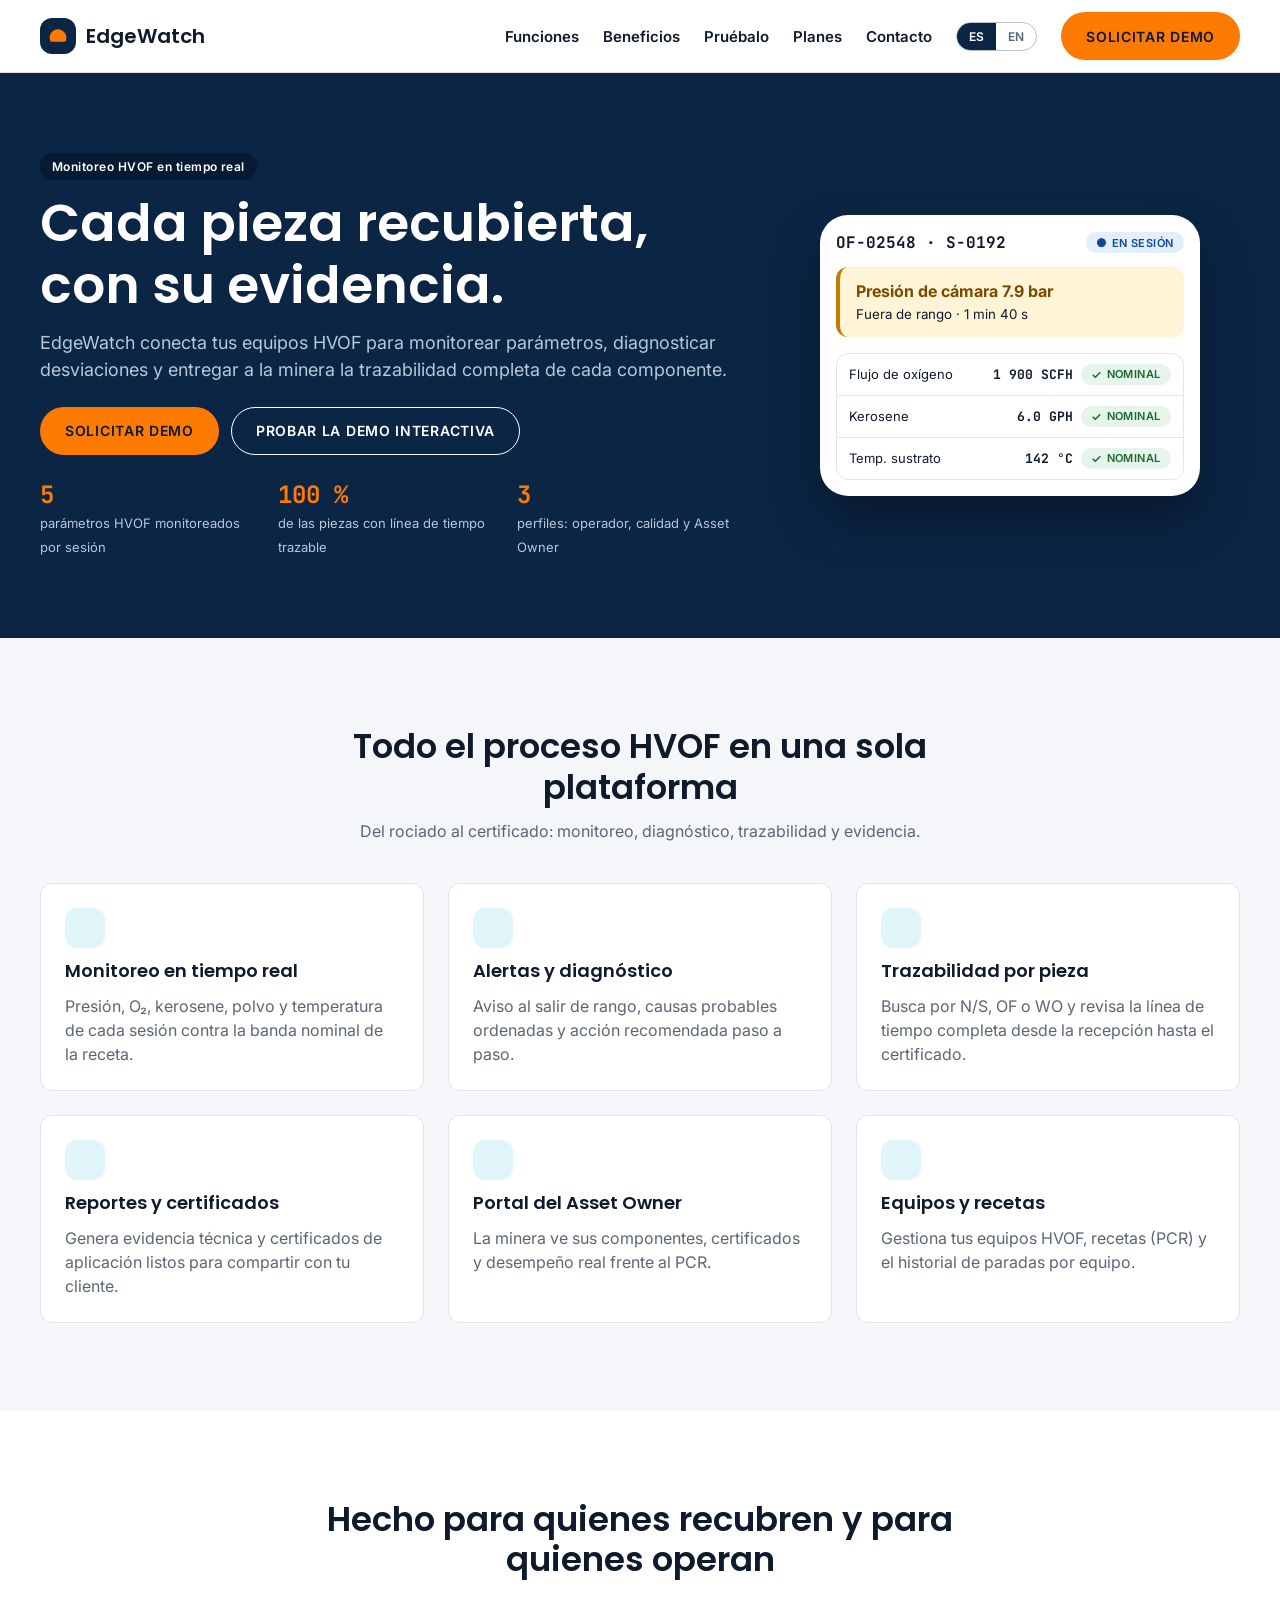
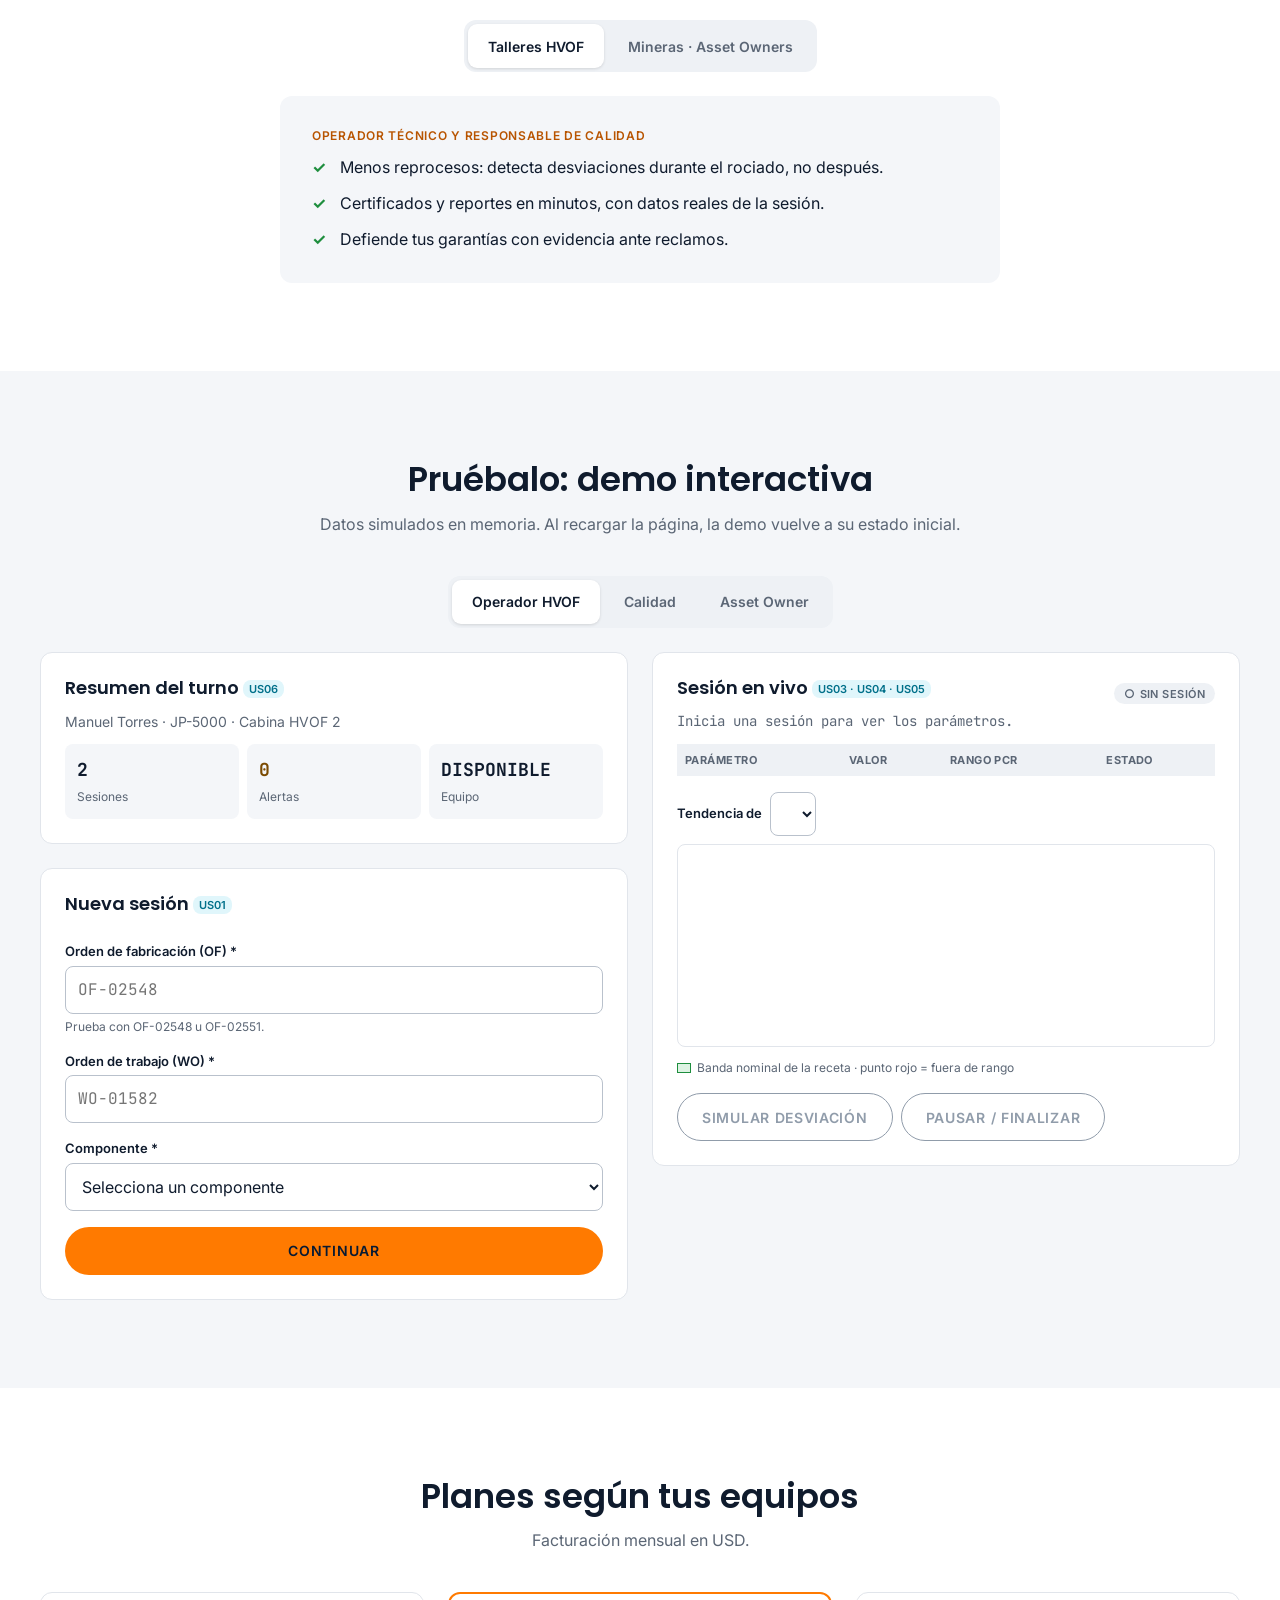
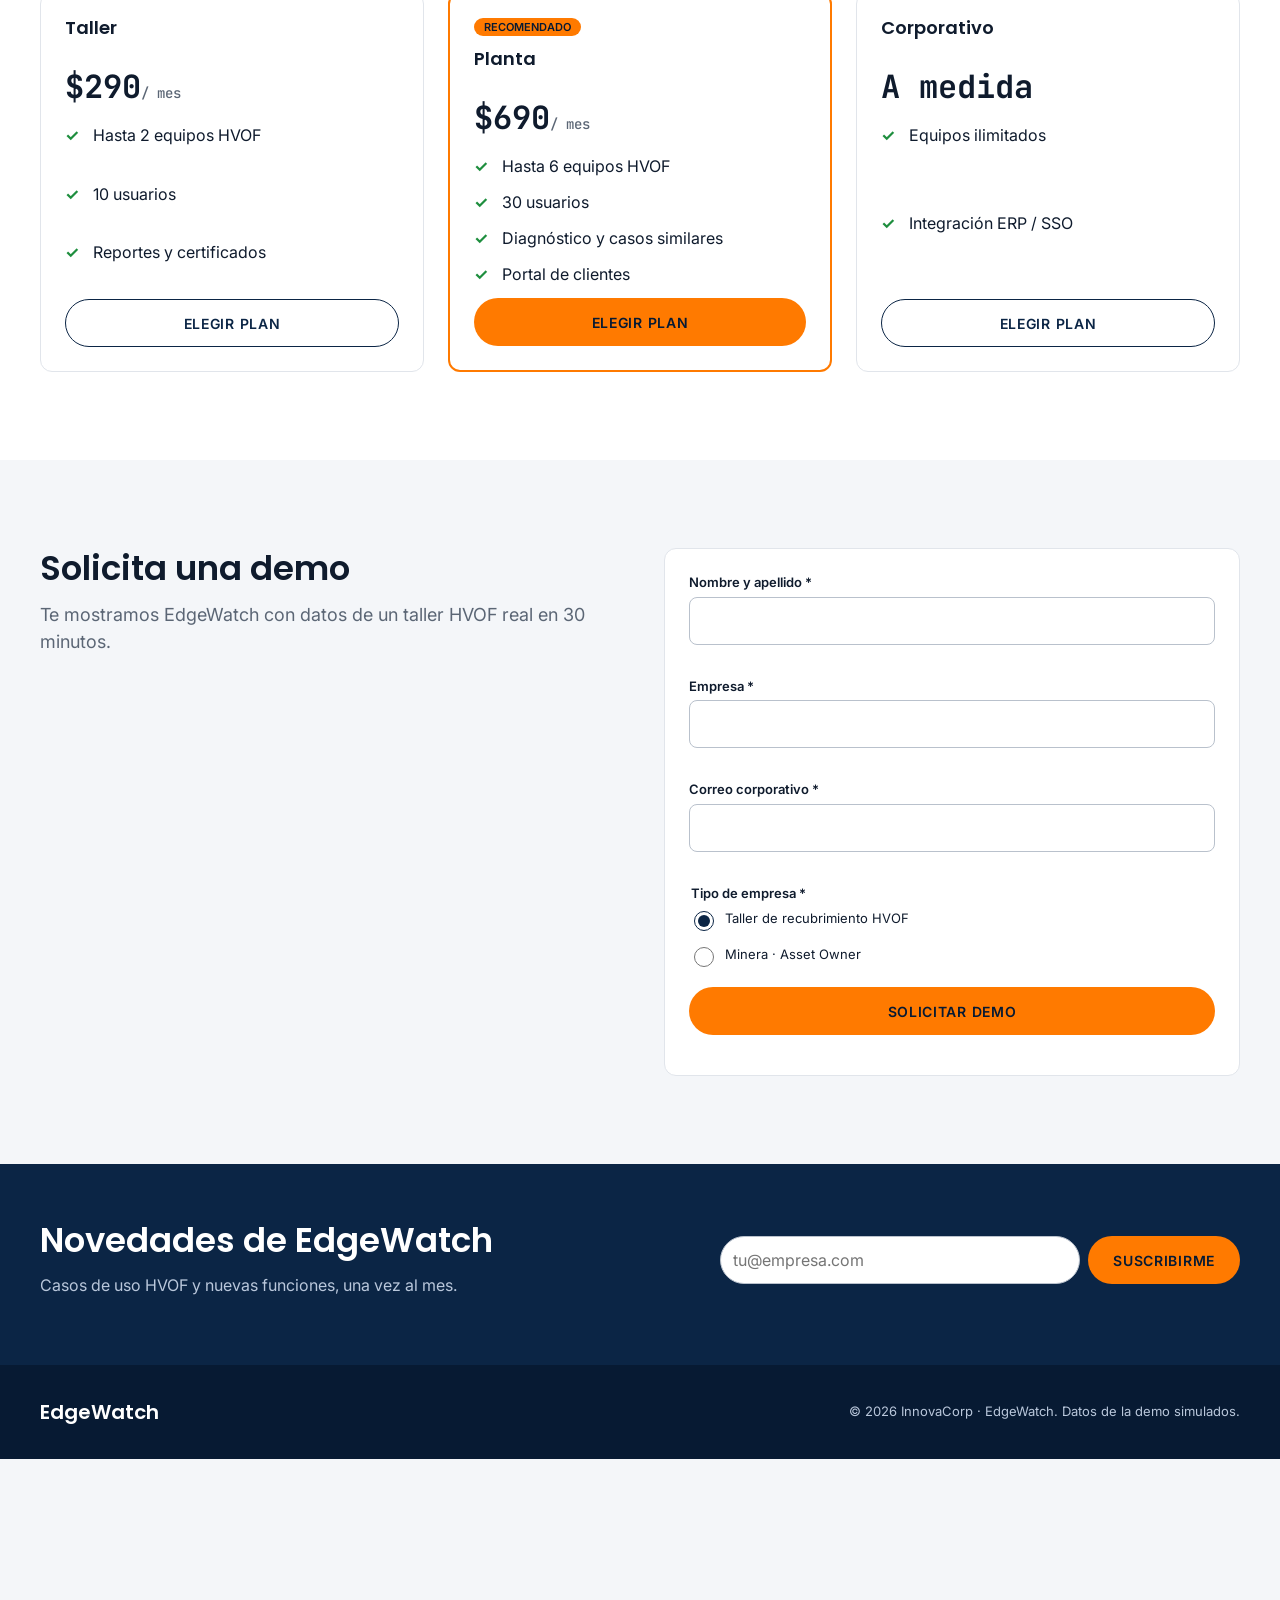
<file: index.html>
<!doctype html>
<html lang="es">
  <head>
    <meta charset="utf-8" />
    <title>EdgeWatch</title>
    <meta http-equiv="refresh" content="0; url=public/" />
    <link rel="canonical" href="public/" />
  </head>
  <body>
    <a href="public/">EdgeWatch · Landing Page</a>
  </body>
</html>
</file>
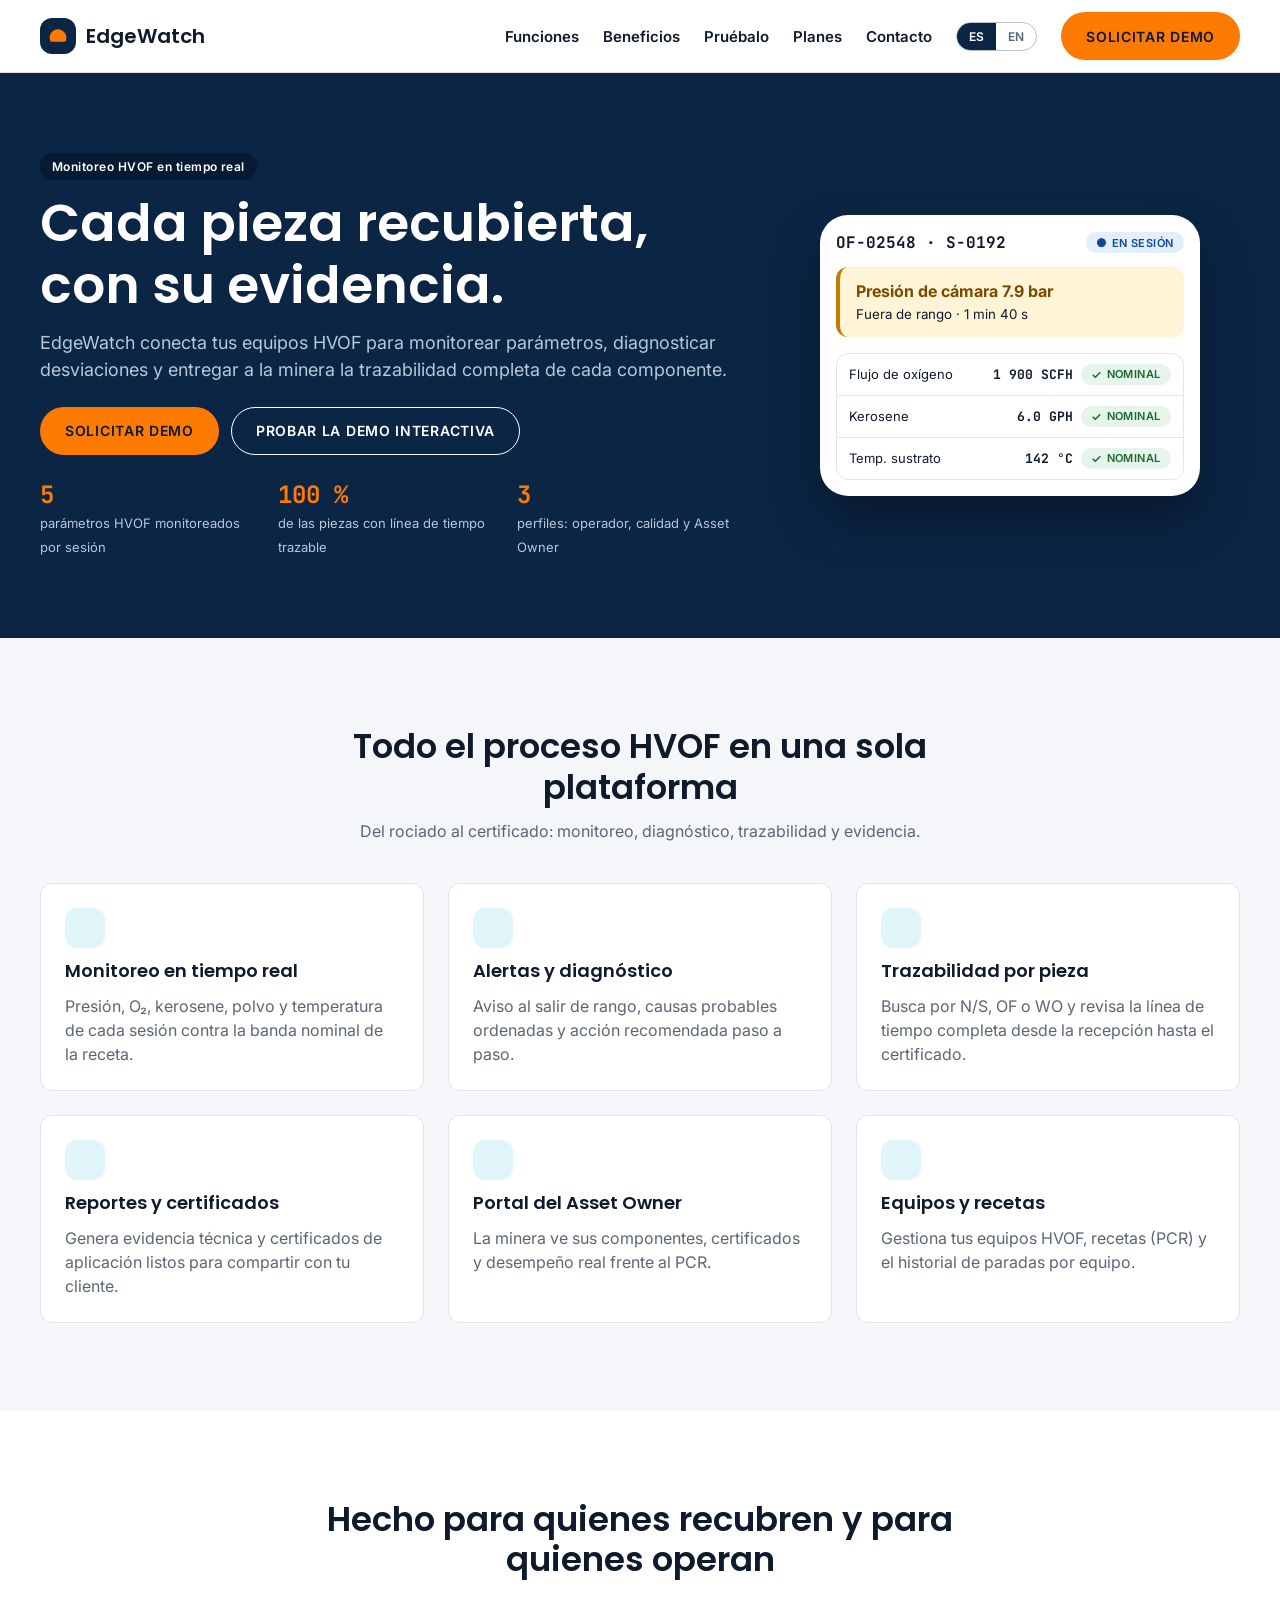
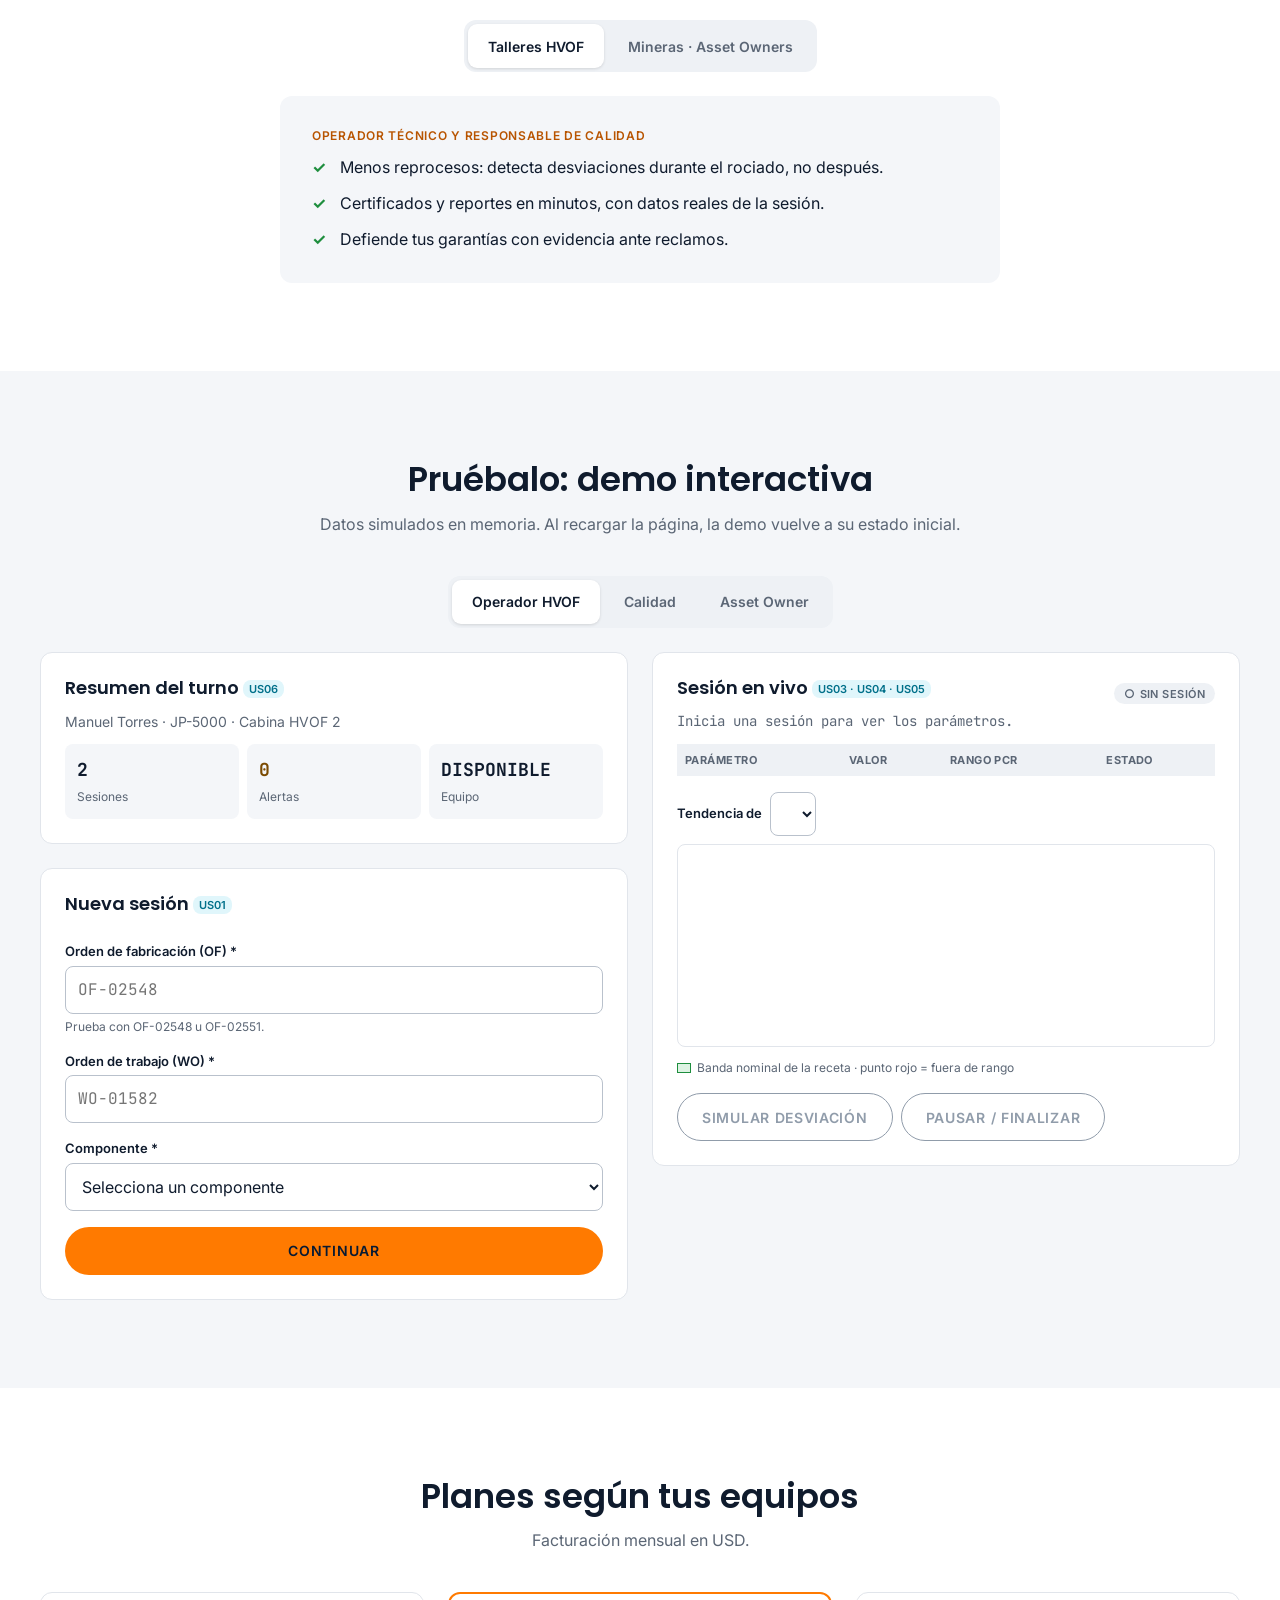
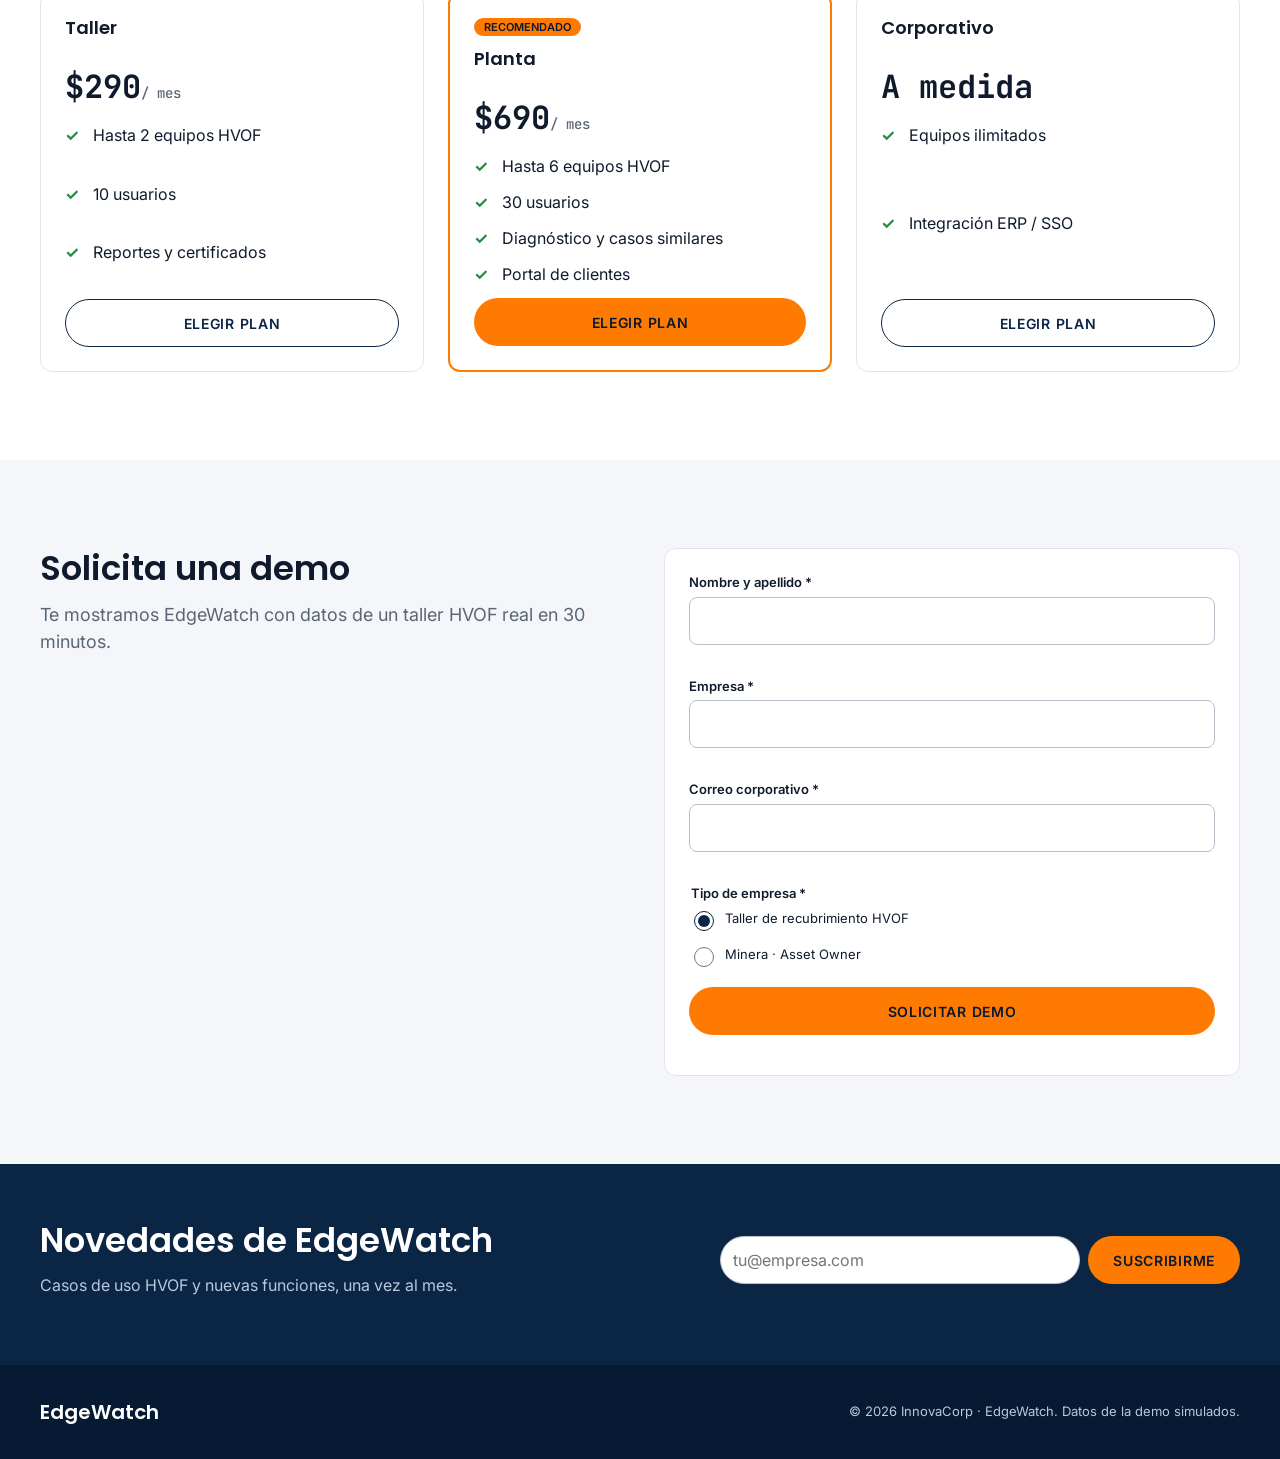
<file: public/index.html>
<!doctype html>
<html lang="es">
  <head>
    <meta charset="utf-8" />
    <meta name="viewport" content="width=device-width, initial-scale=1" />
    <title>EdgeWatch · Monitoreo, trazabilidad y diagnóstico HVOF</title>
    <meta
      name="description"
      content="EdgeWatch conecta tus equipos HVOF para monitorear parámetros, diagnosticar desviaciones y entregar trazabilidad de cada componente recubierto."
    />
    <link rel="preconnect" href="https://fonts.googleapis.com" />
    <link rel="preconnect" href="https://fonts.gstatic.com" crossorigin />
    <link
      href="https://fonts.googleapis.com/css2?family=Inter:wght@400;500;600;700&family=JetBrains+Mono:wght@500;700&family=Poppins:wght@500;600;700&display=swap"
      rel="stylesheet"
    />
    <link rel="stylesheet" href="assets/styles/styles.css" />
    <script defer src="assets/scripts/main.js"></script>
    <link rel="icon" href="favicon.ico" sizes="any" />
    <link rel="icon" href="assets/images/logo.svg" type="image/svg+xml" />
  </head>
  <body>
    <a class="skip-link" href="#main" data-i18n="skip">Saltar al contenido</a>
    <!-- US52 · Sticky header / US55 · language switch -->
    <header class="site-header" id="top">
      <div class="container header-inner">
        <a class="brand" href="#top" aria-label="EdgeWatch, ir al inicio">
          <span class="brand-mark" aria-hidden="true"
            ><svg viewBox="0 0 24 24">
              <path
                d="M12 4a10 10 0 00-8.66 15h17.32A10 10 0 0012 4zm1 10.73V8h-2v6.73A2 2 0 1013 14.73z"
              /></svg
          ></span>
          <span class="brand-name">EdgeWatch</span>
        </a>
        <nav class="main-nav" id="main-nav" aria-label="Navegación principal">
          <ul>
            <li><a href="#features" data-i18n="nav.features">Funciones</a></li>
            <li><a href="#segments" data-i18n="nav.benefits">Beneficios</a></li>
            <li><a href="#demo" data-i18n="nav.demo">Pruébalo</a></li>
            <li><a href="#pricing" data-i18n="nav.pricing">Planes</a></li>
            <li><a href="#contact" data-i18n="nav.contact">Contacto</a></li>
          </ul>
          <div class="lang-switch" role="group" aria-label="Idioma">
            <button type="button" class="lang-btn is-active" data-lang="es" aria-pressed="true">
              ES
            </button>
            <button type="button" class="lang-btn" data-lang="en" aria-pressed="false">EN</button>
          </div>
          <a class="btn btn-primary" href="#contact" data-i18n="cta.demo">Solicitar demo</a>
        </nav>
        <button
          type="button"
          class="menu-toggle"
          aria-expanded="false"
          aria-controls="main-nav"
          aria-label="Abrir menú"
        >
          <span></span><span></span><span></span>
        </button>
      </div>
    </header>
    <main id="main">
      <!-- US48 · Value proposition -->
      <section class="hero" aria-labelledby="hero-title">
        <div class="container hero-grid">
          <div class="hero-copy">
            <p class="eyebrow" data-i18n="hero.eyebrow">Monitoreo HVOF en tiempo real</p>
            <h1 id="hero-title" data-i18n="hero.title">Cada pieza recubierta, con su evidencia.</h1>
            <p class="lead" data-i18n="hero.lead">
              EdgeWatch conecta tus equipos HVOF para monitorear parámetros, diagnosticar
              desviaciones y entregar a la minera la trazabilidad completa de cada componente.
            </p>
            <div class="hero-actions">
              <a class="btn btn-primary" href="#contact" data-i18n="cta.demo">Solicitar demo</a>
              <a class="btn btn-ghost" href="#demo" data-i18n="cta.try"
                >Probar la demo interactiva</a
              >
            </div>
            <ul class="hero-stats">
              <li>
                <strong>5</strong
                ><span data-i18n="hero.s1">parámetros HVOF monitoreados por sesión</span>
              </li>
              <li>
                <strong>100 %</strong
                ><span data-i18n="hero.s2">de las piezas con línea de tiempo trazable</span>
              </li>
              <li>
                <strong>3</strong
                ><span data-i18n="hero.s3">perfiles: operador, calidad y Asset Owner</span>
              </li>
            </ul>
          </div>
          <div class="hero-visual" aria-hidden="true">
            <div class="phone">
              <div class="phone-top">
                <span class="mono">OF-02548 · S-0192</span
                ><span class="chip chip-info">EN SESIÓN</span>
              </div>
              <div class="banner banner-warn">
                <strong>Presión de cámara 7.9 bar</strong><small>Fuera de rango · 1 min 40 s</small>
              </div>
              <ul class="mini-params">
                <li>
                  <span>Flujo de oxígeno</span><b class="mono">1 900 SCFH</b
                  ><span class="chip chip-ok">NOMINAL</span>
                </li>
                <li>
                  <span>Kerosene</span><b class="mono">6.0 GPH</b
                  ><span class="chip chip-ok">NOMINAL</span>
                </li>
                <li>
                  <span>Temp. sustrato</span><b class="mono">142 °C</b
                  ><span class="chip chip-ok">NOMINAL</span>
                </li>
              </ul>
            </div>
          </div>
        </div>
      </section>

      <!-- US49 · Core features -->
      <section class="section" id="features" aria-labelledby="features-title">
        <div class="container">
          <header class="section-head">
            <h2 id="features-title" data-i18n="features.title">
              Todo el proceso HVOF en una sola plataforma
            </h2>
            <p data-i18n="features.lead">
              Del rociado al certificado: monitoreo, diagnóstico, trazabilidad y evidencia.
            </p>
          </header>
          <div class="feature-grid">
            <article class="card feature">
              <h3 data-i18n="f1.t">Monitoreo en tiempo real</h3>
              <p data-i18n="f1.d">
                Presión, O₂, kerosene, polvo y temperatura de cada sesión contra la banda nominal de
                la receta.
              </p>
            </article>
            <article class="card feature">
              <h3 data-i18n="f2.t">Alertas y diagnóstico</h3>
              <p data-i18n="f2.d">
                Aviso al salir de rango, causas probables ordenadas y acción recomendada paso a
                paso.
              </p>
            </article>
            <article class="card feature">
              <h3 data-i18n="f3.t">Trazabilidad por pieza</h3>
              <p data-i18n="f3.d">
                Busca por N/S, OF o WO y revisa la línea de tiempo completa desde la recepción hasta
                el certificado.
              </p>
            </article>
            <article class="card feature">
              <h3 data-i18n="f4.t">Reportes y certificados</h3>
              <p data-i18n="f4.d">
                Genera evidencia técnica y certificados de aplicación listos para compartir con tu
                cliente.
              </p>
            </article>
            <article class="card feature">
              <h3 data-i18n="f5.t">Portal del Asset Owner</h3>
              <p data-i18n="f5.d">
                La minera ve sus componentes, certificados y desempeño real frente al PCR.
              </p>
            </article>
            <article class="card feature">
              <h3 data-i18n="f6.t">Equipos y recetas</h3>
              <p data-i18n="f6.d">
                Gestiona tus equipos HVOF, recetas (PCR) y el historial de paradas por equipo.
              </p>
            </article>
          </div>
        </div>
      </section>

      <!-- US50 · Benefits by segment -->
      <section class="section section-alt" id="segments" aria-labelledby="segments-title">
        <div class="container">
          <header class="section-head">
            <h2 id="segments-title" data-i18n="seg.title">
              Hecho para quienes recubren y para quienes operan
            </h2>
          </header>
          <div class="tabs" data-tabs>
            <div class="tab-list" role="tablist" aria-label="Segmentos">
              <button
                role="tab"
                id="tab-shop"
                aria-controls="panel-shop"
                aria-selected="true"
                data-i18n="seg.shop"
              >
                Talleres HVOF
              </button>
              <button
                role="tab"
                id="tab-mine"
                aria-controls="panel-mine"
                aria-selected="false"
                tabindex="-1"
                data-i18n="seg.mine"
              >
                Mineras · Asset Owners
              </button>
            </div>
            <div
              class="tab-panel segment"
              role="tabpanel"
              id="panel-shop"
              aria-labelledby="tab-shop"
            >
              <p class="kicker" data-i18n="seg.shop.who">
                Operador técnico y responsable de calidad
              </p>
              <ul class="check-list">
                <li data-i18n="seg.shop.b1">
                  Menos reprocesos: detecta desviaciones durante el rociado, no después.
                </li>
                <li data-i18n="seg.shop.b2">
                  Certificados y reportes en minutos, con datos reales de la sesión.
                </li>
                <li data-i18n="seg.shop.b3">Defiende tus garantías con evidencia ante reclamos.</li>
              </ul>
            </div>
            <div
              class="tab-panel segment segment-dark"
              role="tabpanel"
              id="panel-mine"
              aria-labelledby="tab-mine"
              hidden
            >
              <p class="kicker" data-i18n="seg.mine.who">Ingeniero de confiabilidad</p>
              <ul class="check-list">
                <li data-i18n="seg.mine.b1">
                  Conoce el estado y la vida útil de cada componente recuperado.
                </li>
                <li data-i18n="seg.mine.b2">
                  Compara proveedores con datos de desempeño, no con percepciones.
                </li>
                <li data-i18n="seg.mine.b3">
                  Recibe avisos antes del fin de vida útil y solicita revisiones.
                </li>
              </ul>
            </div>
          </div>
        </div>
      </section>
      <!-- Core user stories · interactive simulated demo -->
      <section class="section" id="demo" aria-labelledby="demo-title">
        <div class="container">
          <header class="section-head">
            <h2 id="demo-title" data-i18n="demo.title">Pruébalo: demo interactiva</h2>
            <p data-i18n="demo.lead">
              Datos simulados en memoria. Al recargar la página, la demo vuelve a su estado inicial.
            </p>
          </header>
          <div class="tabs demo" data-tabs>
            <div class="tab-list" role="tablist" aria-label="Perfil de la demo">
              <button
                role="tab"
                id="tab-op"
                aria-controls="panel-op"
                aria-selected="true"
                data-i18n="demo.op"
              >
                Operador HVOF
              </button>
              <button
                role="tab"
                id="tab-qa"
                aria-controls="panel-qa"
                aria-selected="false"
                tabindex="-1"
                data-i18n="demo.qa"
              >
                Calidad
              </button>
              <button
                role="tab"
                id="tab-ao"
                aria-controls="panel-ao"
                aria-selected="false"
                tabindex="-1"
                data-i18n="demo.ao"
              >
                Asset Owner
              </button>
            </div>

            <!-- OPERATOR -->
            <div class="tab-panel" role="tabpanel" id="panel-op" aria-labelledby="tab-op">
              <div class="demo-grid">
                <div class="demo-col">
                  <article class="card" id="shift-summary" aria-labelledby="shift-title">
                    <h3 id="shift-title">Resumen del turno <small class="hint">US06</small></h3>
                    <p class="muted">Manuel Torres · JP-5000 · Cabina HVOF 2</p>
                    <div class="stats">
                      <div><b class="mono" id="stat-sessions">2</b><span>Sesiones</span></div>
                      <div>
                        <b class="mono warn-text" id="stat-alerts">0</b><span>Alertas</span>
                      </div>
                      <div><b class="mono" id="stat-status">DISPONIBLE</b><span>Equipo</span></div>
                    </div>
                  </article>

                  <form
                    class="card form"
                    id="session-form"
                    novalidate
                    aria-labelledby="session-form-title"
                  >
                    <h3 id="session-form-title">Nueva sesión <small class="hint">US01</small></h3>
                    <div class="field">
                      <label for="of-input">Orden de fabricación (OF) *</label>
                      <input
                        id="of-input"
                        name="of"
                        class="mono"
                        placeholder="OF-02548"
                        autocomplete="off"
                        aria-describedby="of-help"
                        required
                      />
                      <p class="help" id="of-help" aria-live="polite">
                        Prueba con OF-02548 u OF-02551.
                      </p>
                    </div>
                    <div class="field">
                      <label for="wo-input">Orden de trabajo (WO) *</label>
                      <input id="wo-input" name="wo" class="mono" placeholder="WO-01582" required />
                    </div>
                    <div class="field">
                      <label for="component-input">Componente *</label>
                      <select id="component-input" name="component" required>
                        <option value="">Selecciona un componente</option>
                        <option value="EB-7802">Eje de bomba · N/S EB-7802</option>
                        <option value="VS-1120">Vástago · N/S VS-1120</option>
                      </select>
                    </div>
                    <button class="btn btn-primary btn-block" type="submit">Continuar</button>
                  </form>

                  <article class="card" id="confirm-card" hidden aria-labelledby="confirm-title">
                    <h3 id="confirm-title">Confirmar inicio <small class="hint">US02</small></h3>
                    <dl class="kv" id="confirm-summary"></dl>
                    <div class="actions">
                      <button class="btn btn-primary" type="button" id="start-btn">
                        Iniciar monitoreo
                      </button>
                      <button class="btn btn-secondary" type="button" id="edit-btn">
                        Corregir datos
                      </button>
                    </div>
                  </article>
                </div>

                <div class="demo-col">
                  <article class="card" id="live-card" aria-labelledby="live-title">
                    <div class="card-head">
                      <h3 id="live-title">
                        Sesión en vivo <small class="hint">US03 · US04 · US05</small>
                      </h3>
                      <span class="chip chip-neutral" id="session-chip">SIN SESIÓN</span>
                    </div>
                    <p class="muted mono" id="session-meta">
                      Inicia una sesión para ver los parámetros.
                    </p>
                    <table class="params" aria-describedby="live-title">
                      <thead>
                        <tr>
                          <th scope="col">Parámetro</th>
                          <th scope="col">Valor</th>
                          <th scope="col">Rango PCR</th>
                          <th scope="col">Estado</th>
                        </tr>
                      </thead>
                      <tbody id="params-body"></tbody>
                    </table>
                    <div class="trend">
                      <div class="trend-head">
                        <label for="trend-param">Tendencia de</label>
                        <select id="trend-param"></select>
                      </div>
                      <svg
                        id="trend-chart"
                        viewBox="0 0 320 120"
                        role="img"
                        aria-label="Tendencia del parámetro sobre la banda nominal"
                      ></svg>
                      <p class="legend">
                        <span class="swatch"></span> Banda nominal de la receta · punto rojo = fuera
                        de rango
                      </p>
                    </div>
                    <div class="actions">
                      <button class="btn btn-secondary" type="button" id="simulate-btn" disabled>
                        Simular desviación
                      </button>
                      <button class="btn btn-secondary" type="button" id="finish-btn" disabled>
                        Pausar / finalizar
                      </button>
                    </div>
                    <form class="inline-form" id="finish-form" hidden novalidate>
                      <fieldset>
                        <legend>Acción</legend>
                        <label
                          ><input type="radio" name="finishAction" value="pause" /> Pausar</label
                        >
                        <label
                          ><input type="radio" name="finishAction" value="finish" checked />
                          Finalizar</label
                        >
                      </fieldset>
                      <div class="field">
                        <label for="finish-reason">Motivo *</label>
                        <select id="finish-reason" required aria-describedby="finish-help">
                          <option value="">Selecciona un motivo</option>
                          <option>Rociado completado</option>
                          <option>Cambio de boquilla</option>
                          <option>Falla de equipo</option>
                        </select>
                        <p class="help" id="finish-help"></p>
                      </div>
                      <button class="btn btn-primary" type="submit">Confirmar</button>
                    </form>
                  </article>
                  <article class="card" id="alert-card" hidden aria-labelledby="alert-title">
                    <div class="card-head">
                      <h3 id="alert-title">
                        Alerta AL-0417 <small class="hint">US08 · US09 · US10</small>
                      </h3>
                      <span class="chip chip-warn" id="alert-chip">ALERTA</span>
                    </div>
                    <p id="alert-text"></p>
                    <div class="actions">
                      <button class="btn btn-primary" type="button" id="diagnosis-btn">
                        Ver diagnóstico
                      </button>
                      <button class="btn btn-secondary" type="button" id="review-btn">
                        Marcar como revisada
                      </button>
                    </div>
                  </article>

                  <article class="card" id="diagnosis-card" hidden aria-labelledby="diag-title">
                    <h3 id="diag-title">
                      Diagnóstico <small class="hint">US13 · US14 · US18</small>
                    </h3>
                    <ol class="bars" id="causes"></ol>
                    <h4>Acción recomendada <span class="chip chip-err">CRÍTICA</span></h4>
                    <ol class="steps">
                      <li>Detener alimentación de polvo</li>
                      <li>Inspeccionar y limpiar boquilla</li>
                      <li>Verificar presión antes de reanudar</li>
                    </ol>
                    <div class="actions">
                      <button class="btn btn-secondary" type="button" id="notify-btn">
                        Notificar a mantenimiento
                      </button>
                    </div>
                  </article>

                  <form
                    class="card form"
                    id="action-form"
                    hidden
                    novalidate
                    aria-labelledby="action-title"
                  >
                    <h3 id="action-title">
                      Registrar acción <small class="hint">US15 · US16</small>
                    </h3>
                    <div class="field">
                      <label for="action-taken">Acción tomada *</label
                      ><input id="action-taken" value="Limpieza de boquilla" required />
                    </div>
                    <div class="field">
                      <label for="action-cause">Causa confirmada *</label>
                      <select id="action-cause" required aria-describedby="cause-help">
                        <option value="">Selecciona una causa</option>
                        <option>Obstrucción parcial de boquilla</option>
                        <option>Variación en suministro de O₂</option>
                        <option>Desgaste del inyector de polvo</option>
                      </select>
                      <p class="help" id="cause-help"></p>
                    </div>
                    <label class="check"
                      ><input type="checkbox" id="action-stopped" /> ¿Se detuvo la sesión?</label
                    >
                    <div class="field">
                      <label for="action-photo">Foto de evidencia (JPG/PNG, máx. 5 MB)</label
                      ><input
                        type="file"
                        id="action-photo"
                        accept="image/png,image/jpeg"
                        aria-describedby="photo-help"
                      />
                      <p class="help" id="photo-help"></p>
                      <img id="photo-preview" alt="Vista previa de la foto de evidencia" hidden />
                    </div>
                    <button class="btn btn-primary btn-block" type="submit">Confirmar</button>
                  </form>
                </div>
              </div>
            </div>
            <!-- QUALITY -->
            <div class="tab-panel" role="tabpanel" id="panel-qa" aria-labelledby="tab-qa" hidden>
              <div class="demo-grid">
                <div class="demo-col">
                  <article class="card" aria-labelledby="active-title">
                    <h3 id="active-title">Sesiones activas <small class="hint">US07</small></h3>
                    <ul class="list" id="active-list"></ul>
                  </article>
                  <article class="card" aria-labelledby="search-title">
                    <h3 id="search-title">Buscar pieza <small class="hint">US19 · US20</small></h3>
                    <form class="search-row" id="search-form" role="search">
                      <label class="sr-only" for="search-input">Buscar por N/S, OF o WO</label>
                      <input
                        id="search-input"
                        class="mono"
                        placeholder="EB-7734, OF-02541 o WO-01571"
                      />
                      <button class="btn btn-primary" type="submit">Buscar</button>
                    </form>
                    <div class="filters" role="group" aria-label="Filtros">
                      <label for="filter-client">Cliente</label
                      ><select id="filter-client">
                        <option value="">Todos</option>
                        <option>Cerro Verde</option>
                        <option>Las Bambas</option>
                        <option>Chinalco</option>
                      </select>
                      <label for="filter-status">Estado</label
                      ><select id="filter-status">
                        <option value="">Todos</option>
                        <option>COMPLETADA</option>
                        <option>CON ALERTA</option>
                      </select>
                    </div>
                    <ul class="list" id="search-results" aria-live="polite"></ul>
                  </article>
                  <article class="card" aria-labelledby="alerts-hist-title">
                    <h3 id="alerts-hist-title">
                      Historial de alertas <small class="hint">US12</small>
                    </h3>
                    <label for="alert-param-filter">Parámetro</label>
                    <select id="alert-param-filter">
                      <option value="">Todos</option>
                      <option>Presión de cámara</option>
                      <option>Temp. de sustrato</option>
                      <option>Flujo de oxígeno</option>
                    </select>
                    <ul class="list" id="alert-history"></ul>
                  </article>
                  <form
                    class="card form"
                    id="threshold-form"
                    novalidate
                    aria-labelledby="thr-title"
                  >
                    <h3 id="thr-title">Umbrales de alerta <small class="hint">US11</small></h3>
                    <div class="field">
                      <label for="thr-time">Tolerancia para Presión de cámara (s) *</label
                      ><input
                        id="thr-time"
                        type="number"
                        value="30"
                        min="5"
                        max="300"
                        aria-describedby="thr-help"
                      />
                      <p class="help" id="thr-help">Entre 5 y 300 s.</p>
                    </div>
                    <div class="field">
                      <label for="thr-sev">Severidad</label
                      ><select id="thr-sev">
                        <option>Informativa</option>
                        <option selected>Alerta</option>
                        <option>Crítica</option>
                      </select>
                    </div>
                    <button class="btn btn-primary" type="submit">Guardar umbral</button>
                  </form>
                </div>
                <div class="demo-col">
                  <article class="card" id="piece-card" hidden aria-labelledby="piece-title">
                    <h3 id="piece-title">Pieza <small class="hint">US21 · US24</small></h3>
                    <ol class="timeline" id="piece-timeline"></ol>
                    <h4>Recuperaciones anteriores</h4>
                    <ul class="list" id="previous-list"></ul>
                    <div class="actions">
                      <button class="btn btn-secondary" type="button" id="open-session-btn">
                        Ver sesión histórica
                      </button>
                    </div>
                  </article>
                  <article class="card" id="history-card" hidden aria-labelledby="hist-title">
                    <h3 id="hist-title">Sesión S-0187 <small class="hint">US22 · US23</small></h3>
                    <svg
                      id="history-chart"
                      viewBox="0 0 320 120"
                      role="img"
                      aria-label="Presión de cámara de la sesión frente a la banda de la receta"
                    ></svg>
                    <table class="params">
                      <caption class="sr-only">
                        Comparación de la sesión frente al PCR
                      </caption>
                      <thead>
                        <tr>
                          <th scope="col">Parámetro</th>
                          <th scope="col">Rango</th>
                          <th scope="col">Prom.</th>
                          <th scope="col">Estado</th>
                        </tr>
                      </thead>
                      <tbody id="compare-body"></tbody>
                    </table>
                  </article>
                  <form
                    class="card form"
                    id="inspection-form"
                    hidden
                    novalidate
                    aria-labelledby="insp-title"
                  >
                    <h3 id="insp-title">
                      Inspección post-proceso <small class="hint">US25</small>
                    </h3>
                    <div class="field">
                      <label for="insp-thickness">Espesor (mm) *</label
                      ><input
                        id="insp-thickness"
                        type="number"
                        step="0.01"
                        value="0.30"
                        aria-describedby="thk-help"
                      />
                      <p class="help" id="thk-help">Especificación 0.25 – 0.35 mm.</p>
                    </div>
                    <div class="field">
                      <label for="insp-hardness">Dureza (HV) *</label
                      ><input
                        id="insp-hardness"
                        type="number"
                        value="1150"
                        aria-describedby="hv-help"
                      />
                      <p class="help" id="hv-help">Mínimo 1 050 HV.</p>
                    </div>
                    <button class="btn btn-primary" type="submit">Guardar inspección</button>
                  </form>
                  <form
                    class="card form"
                    id="report-form"
                    hidden
                    novalidate
                    aria-labelledby="rep-title"
                  >
                    <h3 id="rep-title">Generar reporte <small class="hint">US26 · US27</small></h3>
                    <div class="field">
                      <label for="rep-reason">Motivo *</label
                      ><select id="rep-reason" aria-describedby="rep-help">
                        <option value="">Selecciona un motivo</option>
                        <option>Reclamo · Cerro Verde</option>
                        <option>Auditoría interna</option>
                        <option>Entrega al cliente</option>
                      </select>
                      <p class="help" id="rep-help"></p>
                    </div>
                    <fieldset>
                      <legend>Evidencia a incluir</legend>
                      <label class="check"
                        ><input
                          type="checkbox"
                          name="evidence"
                          value="Telemetría con banda nominal"
                          checked
                        />
                        Telemetría con banda nominal</label
                      >
                      <label class="check"
                        ><input
                          type="checkbox"
                          name="evidence"
                          value="Comparación frente al PCR"
                          checked
                        />
                        Comparación frente al PCR</label
                      >
                      <label class="check"
                        ><input
                          type="checkbox"
                          name="evidence"
                          value="Alertas y acciones registradas"
                          checked
                        />
                        Alertas y acciones registradas</label
                      >
                    </fieldset>
                    <button class="btn btn-primary" type="submit">Ver vista previa</button>
                  </form>
                  <article class="card" id="preview-card" hidden aria-labelledby="prev-title">
                    <h3 id="prev-title">
                      Vista previa <small class="hint">US27 · US28 · US29 · US30</small>
                    </h3>
                    <div class="doc-preview" id="doc-preview"></div>
                    <div class="actions">
                      <button class="btn btn-primary" type="button" id="issue-cert-btn">
                        Emitir certificado
                      </button>
                      <button class="btn btn-secondary" type="button" id="share-btn">
                        Compartir con el cliente
                      </button>
                      <button class="btn btn-secondary" type="button" id="download-btn">
                        Descargar PDF
                      </button>
                    </div>
                  </article>
                  <article class="card" aria-labelledby="reports-title">
                    <h3 id="reports-title">Reportes emitidos <small class="hint">US31</small></h3>
                    <ul class="list" id="reports-list"></ul>
                  </article>
                  <article class="card" aria-labelledby="equip-title">
                    <h3 id="equip-title">
                      Equipos, recetas y paradas <small class="hint">US42 · US43 · US44</small>
                    </h3>
                    <ul class="list" id="equipment-list"></ul>
                    <form class="inline-form" id="recipe-form" novalidate>
                      <p class="muted">PCR-0091 · Presión de cámara (bar)</p>
                      <div class="row">
                        <div class="field">
                          <label for="rcp-min">Mín.</label
                          ><input id="rcp-min" type="number" step="0.1" value="6.8" />
                        </div>
                        <div class="field">
                          <label for="rcp-max">Máx.</label
                          ><input id="rcp-max" type="number" step="0.1" value="7.6" />
                        </div>
                      </div>
                      <p class="help" id="rcp-help" aria-live="polite"></p>
                      <button class="btn btn-secondary" type="submit">
                        Guardar receta (nueva versión)
                      </button>
                    </form>
                    <ul class="list" id="stops-list"></ul>
                  </article>
                </div>
              </div>
            </div>
            <!-- ASSET OWNER -->
            <div class="tab-panel" role="tabpanel" id="panel-ao" aria-labelledby="tab-ao" hidden>
              <div class="banner banner-warn" id="eol-banner" role="status">
                <strong>EB-7734 al 95 % de su vida útil</strong
                ><small>2 850 h de 3 000 h (PCR). Programa el reemplazo. · US40</small>
              </div>
              <div class="demo-grid">
                <div class="demo-col">
                  <article class="card" aria-labelledby="comp-title">
                    <h3 id="comp-title">Mis componentes <small class="hint">US32</small></h3>
                    <ul class="list" id="component-list"></ul>
                  </article>
                  <article class="card" id="component-detail" hidden aria-labelledby="cd-title">
                    <h3 id="cd-title">Detalle <small class="hint">US33 · US34</small></h3>
                    <dl class="kv" id="component-kv"></dl>
                    <div class="meter" aria-hidden="true"><span id="life-bar"></span></div>
                    <p class="muted" id="life-text"></p>
                    <div class="actions">
                      <button class="btn btn-secondary" type="button" id="cert-view-btn">
                        Ver certificado
                      </button>
                    </div>
                    <div class="doc-preview" id="cert-preview" hidden></div>
                  </article>
                  <form class="card form" id="hours-form" novalidate aria-labelledby="hours-title">
                    <h3 id="hours-title">Registrar horas <small class="hint">US37</small></h3>
                    <div class="field">
                      <label for="hours-input">Lectura del horómetro de EB-7734 (h) *</label
                      ><input
                        id="hours-input"
                        type="number"
                        value="2850"
                        aria-describedby="hours-help"
                      />
                      <p class="help" id="hours-help">Última lectura: 2 610 h.</p>
                    </div>
                    <button class="btn btn-primary" type="submit">Guardar lectura</button>
                  </form>
                </div>
                <div class="demo-col">
                  <article class="card" aria-labelledby="perf-title">
                    <h3 id="perf-title">
                      Desempeño vs. PCR y proveedores <small class="hint">US38 · US39</small>
                    </h3>
                    <ol class="bars" id="perf-bars"></ol>
                    <table class="params">
                      <caption class="sr-only">
                        Comparación de proveedores
                      </caption>
                      <thead>
                        <tr>
                          <th scope="col">Proveedor</th>
                          <th scope="col">Comp.</th>
                          <th scope="col">Vida media</th>
                        </tr>
                      </thead>
                      <tbody id="supplier-body"></tbody>
                    </table>
                  </article>
                  <form class="card form" id="review-form" novalidate aria-labelledby="rev-title">
                    <h3 id="rev-title">Solicitar revisión <small class="hint">US35</small></h3>
                    <div class="field">
                      <label for="rev-component">Componente *</label
                      ><select id="rev-component">
                        <option value="MG-0287">MG-0287 · Manga de desgaste</option>
                        <option value="EB-7734">EB-7734 · Eje de bomba</option>
                      </select>
                    </div>
                    <div class="field">
                      <label for="rev-desc">Descripción de la falla *</label
                      ><textarea id="rev-desc" rows="3" aria-describedby="rev-help"></textarea>
                      <p class="help" id="rev-help"></p>
                    </div>
                    <button class="btn btn-primary" type="submit">Enviar solicitud</button>
                  </form>
                  <article class="card" aria-labelledby="req-title">
                    <h3 id="req-title">Mis solicitudes <small class="hint">US36</small></h3>
                    <ul class="list" id="request-list"></ul>
                  </article>
                  <article class="card" aria-labelledby="shared-title">
                    <h3 id="shared-title">Reportes compartidos <small class="hint">US56</small></h3>
                    <ul class="list" id="shared-list"></ul>
                  </article>
                </div>
              </div>
            </div>
          </div>
        </div>
      </section>
      <!-- US47 · Plans -->
      <section class="section section-alt" id="pricing" aria-labelledby="pricing-title">
        <div class="container">
          <header class="section-head">
            <h2 id="pricing-title" data-i18n="pricing.title">Planes según tus equipos</h2>
            <p data-i18n="pricing.lead">Facturación mensual en USD.</p>
          </header>
          <div class="plan-grid">
            <article class="card plan">
              <h3 data-i18n="plan.shop">Taller</h3>
              <p class="price mono">$290<small data-i18n="plan.month">/ mes</small></p>
              <ul class="check-list">
                <li data-i18n="plan.shop.1">Hasta 2 equipos HVOF</li>
                <li data-i18n="plan.shop.2">10 usuarios</li>
                <li data-i18n="plan.shop.3">Reportes y certificados</li>
              </ul>
              <button
                class="btn btn-secondary btn-block"
                type="button"
                data-plan="Taller"
                data-i18n="plan.choose"
              >
                Elegir plan
              </button>
            </article>
            <article class="card plan plan-featured">
              <p class="badge" data-i18n="plan.recommended">Recomendado</p>
              <h3 data-i18n="plan.plant">Planta</h3>
              <p class="price mono">$690<small data-i18n="plan.month">/ mes</small></p>
              <ul class="check-list">
                <li data-i18n="plan.plant.1">Hasta 6 equipos HVOF</li>
                <li data-i18n="plan.plant.2">30 usuarios</li>
                <li data-i18n="plan.plant.3">Diagnóstico y casos similares</li>
                <li data-i18n="plan.plant.4">Portal de clientes</li>
              </ul>
              <button
                class="btn btn-primary btn-block"
                type="button"
                data-plan="Planta"
                data-i18n="plan.choose"
              >
                Elegir plan
              </button>
            </article>
            <article class="card plan">
              <h3 data-i18n="plan.ent">Corporativo</h3>
              <p class="price mono" data-i18n="plan.custom">A medida</p>
              <ul class="check-list">
                <li data-i18n="plan.ent.1">Equipos ilimitados</li>
                <li data-i18n="plan.ent.2">Integración ERP / SSO</li>
              </ul>
              <button
                class="btn btn-secondary btn-block"
                type="button"
                data-plan="Corporativo"
                data-i18n="plan.choose"
              >
                Elegir plan
              </button>
            </article>
          </div>
        </div>
      </section>

      <!-- US51 · Demo request -->
      <section class="section" id="contact" aria-labelledby="contact-title">
        <div class="container contact-grid">
          <div>
            <h2 id="contact-title" data-i18n="contact.title">Solicita una demo</h2>
            <p class="lead" data-i18n="contact.lead">
              Te mostramos EdgeWatch con datos de un taller HVOF real en 30 minutos.
            </p>
            <p class="muted" id="selected-plan" aria-live="polite"></p>
          </div>
          <form class="card form" id="demo-form" novalidate aria-labelledby="contact-title">
            <div class="field">
              <label for="df-name" data-i18n="form.name">Nombre y apellido *</label
              ><input
                id="df-name"
                name="name"
                autocomplete="name"
                required
                aria-describedby="df-name-err"
              />
              <p class="help error" id="df-name-err"></p>
            </div>
            <div class="field">
              <label for="df-company" data-i18n="form.company">Empresa *</label
              ><input
                id="df-company"
                name="company"
                autocomplete="organization"
                required
                aria-describedby="df-company-err"
              />
              <p class="help error" id="df-company-err"></p>
            </div>
            <div class="field">
              <label for="df-email" data-i18n="form.email">Correo corporativo *</label
              ><input
                id="df-email"
                name="email"
                type="email"
                autocomplete="email"
                required
                aria-describedby="df-email-err"
              />
              <p class="help error" id="df-email-err"></p>
            </div>
            <fieldset>
              <legend data-i18n="form.type">Tipo de empresa *</legend>
              <label
                ><input type="radio" name="type" value="shop" checked />
                <span data-i18n="form.shop">Taller de recubrimiento HVOF</span></label
              >
              <label
                ><input type="radio" name="type" value="mine" />
                <span data-i18n="form.mine">Minera · Asset Owner</span></label
              >
            </fieldset>
            <button class="btn btn-primary btn-block" type="submit" data-i18n="cta.demo">
              Solicitar demo
            </button>
            <p class="form-status" id="demo-status" role="status" aria-live="polite"></p>
          </form>
        </div>
      </section>

      <!-- US54 · Newsletter -->
      <section class="newsletter" aria-labelledby="nl-title">
        <div class="container newsletter-inner">
          <div>
            <h2 id="nl-title" data-i18n="nl.title">Novedades de EdgeWatch</h2>
            <p data-i18n="nl.lead">Casos de uso HVOF y nuevas funciones, una vez al mes.</p>
          </div>
          <form class="newsletter-form" id="newsletter-form" novalidate>
            <label class="sr-only" for="nl-email" data-i18n="form.email"
              >Correo corporativo *</label
            >
            <input
              id="nl-email"
              type="email"
              placeholder="tu@empresa.com"
              autocomplete="email"
              aria-describedby="nl-status"
            />
            <button class="btn btn-primary" type="submit" data-i18n="nl.cta">Suscribirme</button>
            <p class="form-status" id="nl-status" role="status" aria-live="polite"></p>
          </form>
        </div>
      </section>
    </main>
    <footer class="site-footer">
      <div class="container footer-inner">
        <span class="brand-name">EdgeWatch</span>
        <p data-i18n="footer.copy">© 2026 InnovaCorp · EdgeWatch. Datos de la demo simulados.</p>
      </div>
    </footer>
    <div class="toast-region" id="toasts" aria-live="polite" aria-atomic="false"></div>
  </body>
</html>
</file>
<file: public/assets/styles/styles.css>
/* ==========================================================
   DESIGN TOKENS
   ========================================================== */
:root {
  --navy: #0b2545;
  --navy-dark: #071a33;
  --amber: #ff7a00;
  --amber-text: #b85400;
  --teal: #00b4d8;
  --teal-dark: #00708a;
  --text: #0f1b2d;
  --text-2: #5b6675;
  --text-3: #8a94a3;
  --bg: #f4f6f9;
  --surface: #ffffff;
  --border: #e1e5eb;
  --border-strong: #b9c1cc;
  --ok: #1e8e3e;
  --ok-bg: #e6f4ea;
  --ok-text: #146c2e;
  --warn: #c27c00;
  --warn-bg: #fff4d6;
  --warn-text: #7a4a00;
  --err: #c62828;
  --err-bg: #fde8e8;
  --err-text: #a11f1f;
  --info: #1565c0;
  --info-bg: #e3eefb;
  --info-text: #0d4a94;
  --neutral-bg: #eef1f5;
  --band: #ddf3e3;
  --radius: 12px;
  --space: 8px;
  --font-title: 'Poppins', system-ui, sans-serif;
  --font-body: 'Inter', system-ui, sans-serif;
  --font-mono: 'JetBrains Mono', ui-monospace, monospace;
  --header-h: 72px;
}

/* ==========================================================
   BASE: RESET, TYPOGRAPHY AND ACCESSIBILITY
   ========================================================== */
*,
*::before,
*::after {
  box-sizing: border-box;
}
html {
  scroll-behavior: smooth;
  scroll-padding-top: calc(var(--header-h) + 16px);
}
@media (prefers-reduced-motion: reduce) {
  html {
    scroll-behavior: auto;
  }
  * {
    transition: none !important;
  }
}
body {
  margin: 0;
  font: 400 16px/1.5 var(--font-body);
  color: var(--text);
  background: var(--bg);
}
img {
  max-width: 100%;
  display: block;
}
[hidden] {
  display: none !important;
}
h1,
h2,
h3,
h4 {
  font-family: var(--font-title);
  font-weight: 600;
  line-height: 1.2;
  margin: 0 0 calc(var(--space) * 1.5);
  color: var(--text);
}
h1 {
  font-size: clamp(2rem, 5vw, 3.25rem);
}
h2 {
  font-size: clamp(1.5rem, 3.4vw, 2.125rem);
}
h3 {
  font-size: 1.125rem;
}
h4 {
  font-size: 1rem;
  margin-top: 16px;
}
p {
  margin: 0 0 12px;
}
a {
  color: var(--teal-dark);
}
.mono {
  font-family: var(--font-mono);
}
.muted {
  color: var(--text-2);
  font-size: 0.875rem;
}
.hint {
  font: 600 0.6875rem var(--font-body);
  color: var(--teal-dark);
  background: #e0f6fb;
  border-radius: 8px;
  padding: 2px 6px;
  vertical-align: middle;
}
.warn-text {
  color: var(--warn-text);
}
.sr-only {
  position: absolute;
  width: 1px;
  height: 1px;
  overflow: hidden;
  clip: rect(0 0 0 0);
  white-space: nowrap;
}
.container {
  width: min(1200px, 100% - 32px);
  margin-inline: auto;
}
:focus-visible {
  outline: 3px solid var(--teal);
  outline-offset: 2px;
}
.skip-link {
  position: absolute;
  left: 16px;
  top: -48px;
  background: var(--navy);
  color: #fff;
  padding: 8px 16px;
  border-radius: 8px;
  z-index: 100;
}
.skip-link:focus {
  top: 8px;
}

/* ==========================================================
   BUTTONS
   ========================================================== */
.btn {
  display: inline-flex;
  align-items: center;
  justify-content: center;
  gap: 8px;
  min-height: 48px;
  padding: 0 24px;
  border-radius: 24px;
  border: 1.5px solid transparent;
  font: 600 0.875rem var(--font-body);
  letter-spacing: 0.05em;
  text-transform: uppercase;
  text-decoration: none;
  cursor: pointer;
  background: none;
}
.btn-primary {
  background: var(--amber);
  color: var(--navy-dark);
}
.btn-primary:hover {
  background: #ff8f2b;
}
.btn-secondary {
  border-color: var(--navy);
  color: var(--navy);
}
.btn-secondary:hover {
  background: var(--neutral-bg);
}
.btn-ghost {
  border-color: #fff;
  color: #fff;
}
.btn-block {
  width: 100%;
}
.btn:disabled {
  opacity: 0.45;
  cursor: not-allowed;
}

/* ==========================================================
   CARDS
   ========================================================== */
.card {
  background: var(--surface);
  border: 1px solid var(--border);
  border-radius: var(--radius);
  padding: 24px;
}
.card-head {
  display: flex;
  justify-content: space-between;
  align-items: center;
  gap: 12px;
}

/* ==========================================================
   CHIPS AND BANNERS
   ========================================================== */
.chip {
  display: inline-flex;
  align-items: center;
  gap: 4px;
  padding: 3px 10px;
  border-radius: 12px;
  font: 600 0.6875rem var(--font-body);
  letter-spacing: 0.04em;
  white-space: nowrap;
}
.chip::before {
  font-size: 0.75rem;
}
.chip-ok {
  background: var(--ok-bg);
  color: var(--ok-text);
}
.chip-ok::before {
  content: '✓';
}
.chip-warn {
  background: var(--warn-bg);
  color: var(--warn-text);
}
.chip-warn::before {
  content: '▲';
}
.chip-err {
  background: var(--err-bg);
  color: var(--err-text);
}
.chip-err::before {
  content: '!';
  font-weight: 800;
}
.chip-info {
  background: var(--info-bg);
  color: var(--info-text);
}
.chip-info::before {
  content: '●';
}
.chip-neutral {
  background: var(--neutral-bg);
  color: var(--text-2);
}
.chip-neutral::before {
  content: '○';
}
.banner {
  display: flex;
  flex-direction: column;
  gap: 2px;
  padding: 12px 16px;
  border-radius: var(--radius);
  border-left: 4px solid;
  margin-bottom: 16px;
}
.banner small {
  color: var(--text);
}
.banner-warn {
  background: var(--warn-bg);
  border-color: var(--warn);
  color: var(--warn-text);
}
.banner-err {
  background: var(--err-bg);
  border-color: var(--err);
  color: var(--err-text);
}
.banner-ok {
  background: var(--ok-bg);
  border-color: var(--ok);
  color: var(--ok-text);
}

/* ==========================================================
   FORMS
   ========================================================== */
.form {
  display: grid;
  gap: 16px;
}
.field {
  display: grid;
  gap: 4px;
}
label,
legend {
  font-weight: 600;
  font-size: 0.8125rem;
}
input,
select,
textarea {
  font: inherit;
  min-height: 48px;
  padding: 10px 12px;
  border: 1px solid var(--border-strong);
  border-radius: 8px;
  background: #fff;
  color: var(--text);
  width: 100%;
}
textarea {
  min-height: 88px;
}
input[type='checkbox'],
input[type='radio'] {
  width: 20px;
  min-height: 20px;
  accent-color: var(--navy);
}
.check,
fieldset label {
  display: flex;
  align-items: center;
  gap: 8px;
  font-weight: 400;
  min-height: 32px;
}
fieldset {
  border: 0;
  padding: 0;
  margin: 0;
  display: grid;
  gap: 4px;
}
.is-valid {
  border: 2px solid var(--ok);
}
.is-invalid {
  border: 2px solid var(--err);
}
.help {
  margin: 0;
  font-size: 0.75rem;
  color: var(--text-2);
  min-height: 1em;
}
.help.ok {
  color: var(--ok-text);
}
.help.error,
.help.err {
  color: var(--err-text);
}
.actions {
  display: flex;
  flex-wrap: wrap;
  gap: 8px;
  margin-top: 16px;
}

/* ==========================================================
   HEADER (US52)
   ========================================================== */
.site-header {
  position: sticky;
  top: 0;
  z-index: 50;
  background: var(--surface);
  border-bottom: 1px solid var(--border);
}
.header-inner {
  display: flex;
  align-items: center;
  gap: 24px;
  min-height: var(--header-h);
}
.brand {
  display: flex;
  align-items: center;
  gap: 10px;
  text-decoration: none;
  color: var(--text);
}
.brand-mark {
  display: grid;
  place-items: center;
  width: 36px;
  height: 36px;
  border-radius: 12px;
  background: var(--navy);
}
.brand-mark svg {
  width: 20px;
  fill: var(--amber);
}
.brand-name {
  font: 600 1.25rem var(--font-title);
}
.main-nav {
  display: flex;
  align-items: center;
  gap: 24px;
  margin-left: auto;
}
.main-nav ul {
  display: flex;
  gap: 24px;
  list-style: none;
  margin: 0;
  padding: 0;
}
.main-nav a:not(.btn) {
  color: var(--text);
  text-decoration: none;
  font-weight: 600;
  font-size: 0.9375rem;
}
.main-nav a:not(.btn):hover {
  color: var(--teal-dark);
}
.lang-switch {
  display: flex;
  border: 1px solid var(--border-strong);
  border-radius: 16px;
  overflow: hidden;
}
.lang-btn {
  border: 0;
  background: none;
  padding: 6px 12px;
  font: 600 0.75rem var(--font-body);
  cursor: pointer;
  color: var(--text-2);
}
.lang-btn.is-active {
  background: var(--navy);
  color: #fff;
}
.menu-toggle {
  display: none;
  margin-left: auto;
  width: 48px;
  height: 48px;
  border: 0;
  background: none;
  cursor: pointer;
  flex-direction: column;
  justify-content: center;
  gap: 5px;
  padding: 12px;
}
.menu-toggle span {
  height: 2px;
  background: var(--text);
  border-radius: 2px;
}

/* ==========================================================
   FOOTER
   ========================================================== */
.site-footer {
  background: var(--navy-dark);
  color: #b9c7db;
  padding: 32px 0;
}
.site-footer .brand-name {
  color: #fff;
}
.footer-inner {
  display: flex;
  justify-content: space-between;
  align-items: center;
  gap: 16px;
  flex-wrap: wrap;
}
.footer-inner p {
  margin: 0;
  font-size: 0.8125rem;
}

/* ==========================================================
   SECTIONS
   ========================================================== */
.section {
  padding: 88px 0;
}
.section-alt {
  background: var(--surface);
}
.section-head {
  text-align: center;
  max-width: 720px;
  margin: 0 auto 40px;
}
.section-head p {
  color: var(--text-2);
}

/* ==========================================================
   HERO (US48)
   ========================================================== */
.hero {
  background: var(--navy);
  color: #fff;
  padding: 80px 0;
}
.hero h1,
.hero h2 {
  color: #fff;
}
.hero-grid {
  display: grid;
  grid-template-columns: 1.2fr 0.8fr;
  gap: 48px;
  align-items: center;
}
.eyebrow {
  display: inline-block;
  background: var(--navy-dark);
  color: #fff;
  font: 600 0.75rem var(--font-body);
  letter-spacing: 0.04em;
  padding: 6px 12px;
  border-radius: 16px;
}
.lead {
  font-size: 1.125rem;
  color: #b9c7db;
}
.section .lead {
  color: var(--text-2);
}
.hero-actions {
  display: flex;
  flex-wrap: wrap;
  gap: 12px;
  margin: 24px 0;
}
.hero-stats {
  display: grid;
  grid-template-columns: repeat(3, 1fr);
  gap: 24px;
  list-style: none;
  padding: 0;
  margin: 0;
}
.hero-stats strong {
  display: block;
  font: 700 1.5rem var(--font-mono);
  color: var(--amber);
}
.hero-stats span {
  font-size: 0.8125rem;
  color: #b9c7db;
}
.phone {
  background: var(--surface);
  color: var(--text);
  border-radius: 28px;
  padding: 16px;
  box-shadow: 0 24px 48px rgba(0, 0, 0, 0.35);
  max-width: 380px;
  margin-inline: auto;
}
.phone-top {
  display: flex;
  justify-content: space-between;
  align-items: center;
  margin-bottom: 12px;
  font-weight: 700;
}
.mini-params {
  list-style: none;
  padding: 0;
  margin: 12px 0 0;
  border: 1px solid var(--border);
  border-radius: var(--radius);
}
.mini-params li {
  display: grid;
  grid-template-columns: 1fr auto auto;
  gap: 8px;
  align-items: center;
  padding: 10px 12px;
  font-size: 0.8125rem;
}
.mini-params li + li {
  border-top: 1px solid var(--border);
}

/* ==========================================================
   FEATURES (US49)
   ========================================================== */
.feature-grid {
  display: grid;
  grid-template-columns: repeat(3, 1fr);
  gap: 24px;
}
.feature h3::before {
  content: '';
  display: block;
  width: 40px;
  height: 40px;
  border-radius: 12px;
  background: #e0f6fb;
  margin-bottom: 12px;
}
.feature p {
  color: var(--text-2);
  margin: 0;
}

/* ==========================================================
   TABS
   ========================================================== */
.tab-list {
  display: flex;
  gap: 4px;
  background: var(--neutral-bg);
  padding: 4px;
  border-radius: 12px;
  width: fit-content;
  margin: 0 auto 24px;
  flex-wrap: wrap;
}
.tab-list [role='tab'] {
  border: 0;
  background: none;
  padding: 10px 20px;
  border-radius: 9px;
  font: 600 0.875rem var(--font-body);
  color: var(--text-2);
  cursor: pointer;
  min-height: 44px;
}
.tab-list [role='tab'][aria-selected='true'] {
  background: var(--surface);
  color: var(--text);
  box-shadow: 0 1px 3px rgba(0, 0, 0, 0.12);
}

/* ==========================================================
   BENEFITS BY SEGMENT (US50)
   ========================================================== */
.segment {
  max-width: 720px;
  margin: 0 auto;
  background: var(--bg);
  border-radius: var(--radius);
  padding: 32px;
}
.segment-dark {
  background: var(--navy);
  color: #fff;
}
.segment-dark .kicker {
  color: var(--amber);
}
.kicker {
  font: 600 0.75rem var(--font-body);
  letter-spacing: 0.06em;
  text-transform: uppercase;
  color: var(--amber-text);
}
.check-list {
  list-style: none;
  padding: 0;
  margin: 0;
  display: grid;
  gap: 12px;
}
.check-list li {
  padding-left: 28px;
  position: relative;
}
.check-list li::before {
  content: '✓';
  position: absolute;
  left: 0;
  color: var(--ok);
  font-weight: 700;
}
.segment-dark .check-list li::before {
  color: var(--amber);
}

/* ==========================================================
   PLANS (US47)
   ========================================================== */
.plan-grid {
  display: grid;
  grid-template-columns: repeat(3, 1fr);
  gap: 24px;
  align-items: stretch;
}
.plan {
  display: flex;
  flex-direction: column;
  gap: 12px;
}
.plan .check-list {
  flex: 1;
}
.plan-featured {
  border: 2px solid var(--amber);
}
.badge {
  align-self: flex-start;
  background: var(--amber);
  color: var(--navy-dark);
  font: 600 0.6875rem var(--font-body);
  padding: 2px 10px;
  border-radius: 10px;
  margin: 0;
  text-transform: uppercase;
}
.price {
  font-size: 2rem;
  font-weight: 700;
  margin: 0;
}
.price small {
  font-size: 0.875rem;
  color: var(--text-2);
  font-weight: 500;
}

/* ==========================================================
   DEMO REQUEST (US51)
   ========================================================== */
.contact-grid {
  display: grid;
  grid-template-columns: 1fr 1fr;
  gap: 48px;
  align-items: start;
}
.form-status {
  margin: 0;
  font-weight: 600;
}
.form-status.ok {
  color: var(--ok-text);
}
.form-status.err {
  color: var(--err-text);
}

/* ==========================================================
   NEWSLETTER (US54)
   ========================================================== */
.newsletter {
  background: var(--navy);
  color: #fff;
  padding: 56px 0;
}
.newsletter h2 {
  color: #fff;
}
.newsletter p {
  color: #b9c7db;
}
.newsletter-inner {
  display: flex;
  justify-content: space-between;
  gap: 32px;
  align-items: center;
  flex-wrap: wrap;
}
.newsletter-form {
  display: flex;
  gap: 8px;
  flex-wrap: wrap;
  max-width: 520px;
  flex: 1;
}
.newsletter-form input {
  flex: 1;
  min-width: 220px;
  border-radius: 24px;
}
.newsletter-form .form-status {
  flex-basis: 100%;
}
.newsletter .form-status.ok {
  color: #9be3b0;
}
.newsletter .form-status.err {
  color: #ffb4b4;
}

/* ==========================================================
   TOASTS
   ========================================================== */
.toast-region {
  position: fixed;
  right: 16px;
  bottom: 16px;
  display: grid;
  gap: 8px;
  z-index: 80;
  max-width: min(380px, calc(100% - 32px));
}
.toast {
  background: var(--navy-dark);
  color: #fff;
  padding: 14px 16px;
  border-radius: 8px;
  box-shadow: 0 8px 24px rgba(0, 0, 0, 0.25);
  font-size: 0.875rem;
  border-left: 4px solid var(--amber);
}
.toast.ok {
  border-left-color: #6fd08c;
}

/* ==========================================================
   DEMO: LAYOUT AND OPERATOR SESSION
   ========================================================== */
.demo-grid {
  display: grid;
  grid-template-columns: 1fr 1fr;
  gap: 24px;
  align-items: start;
}
.demo-col {
  display: grid;
  gap: 24px;
}
.stats {
  display: grid;
  grid-template-columns: repeat(3, 1fr);
  gap: 8px;
}
.stats div {
  background: var(--bg);
  border-radius: 8px;
  padding: 12px;
}
.stats b {
  display: block;
  font-size: 1.125rem;
}
.stats span {
  font-size: 0.75rem;
  color: var(--text-2);
}
.kv {
  display: grid;
  grid-template-columns: auto 1fr;
  gap: 6px 16px;
  margin: 0;
}
.kv dt {
  color: var(--text-2);
  font-size: 0.8125rem;
}
.kv dd {
  margin: 0;
  text-align: right;
  font-family: var(--font-mono);
  font-size: 0.8125rem;
}
.params {
  width: 100%;
  border-collapse: collapse;
  font-size: 0.8125rem;
  margin-top: 12px;
}
.params th {
  text-align: left;
  font-size: 0.6875rem;
  text-transform: uppercase;
  letter-spacing: 0.04em;
  color: var(--text-2);
  background: var(--neutral-bg);
  padding: 8px;
}
.params td,
.params tbody th {
  padding: 10px 8px;
  border-top: 1px solid var(--border);
}
.params tbody th {
  text-align: left;
  font: 600 0.8125rem var(--font-body);
  color: var(--text);
  background: none;
  text-transform: none;
  letter-spacing: 0;
}
#photo-preview {
  max-height: 120px;
  border-radius: 8px;
  margin-top: 8px;
}
.params tr.row-warn td {
  background: var(--warn-bg);
}
.trend {
  margin-top: 16px;
}
.trend-head {
  display: flex;
  gap: 8px;
  align-items: center;
}
.trend-head select {
  width: auto;
  min-height: 40px;
}
.trend svg,
#history-chart {
  width: 100%;
  height: auto;
  background: #fff;
  border: 1px solid var(--border);
  border-radius: 8px;
  margin-top: 8px;
}
.legend {
  font-size: 0.75rem;
  color: var(--text-2);
  display: flex;
  gap: 6px;
  align-items: center;
  margin-top: 6px;
}
.swatch {
  width: 14px;
  height: 10px;
  background: var(--band);
  border: 1px solid var(--ok);
  display: inline-block;
}
.inline-form {
  display: grid;
  gap: 12px;
  margin-top: 16px;
  padding-top: 16px;
  border-top: 1px solid var(--border);
}
.row {
  display: grid;
  grid-template-columns: 1fr 1fr;
  gap: 12px;
}
.list {
  list-style: none;
  padding: 0;
  margin: 8px 0 0;
}
.list li {
  display: flex;
  justify-content: space-between;
  align-items: center;
  gap: 12px;
  padding: 12px 0;
  border-top: 1px solid var(--border);
}
.list li:first-child {
  border-top: 0;
}
.list .meta {
  font-size: 0.75rem;
  color: var(--text-2);
  display: block;
}
.list button.link {
  background: none;
  border: 0;
  color: var(--teal-dark);
  font-weight: 600;
  cursor: pointer;
  min-height: 44px;
}

/* ==========================================================
   DEMO: OPERATOR ALERTS
   ========================================================== */
.steps {
  padding-left: 20px;
  display: grid;
  gap: 6px;
}

/* ==========================================================
   DEMO: QUALITY
   ========================================================== */
.timeline {
  list-style: none;
  padding: 0;
  margin: 8px 0;
}
.timeline li {
  position: relative;
  padding: 0 0 16px 28px;
  border-left: 2px solid var(--border);
  margin-left: 6px;
}
.timeline li::before {
  content: '';
  position: absolute;
  left: -8px;
  top: 2px;
  width: 14px;
  height: 14px;
  border-radius: 50%;
  background: var(--ok);
}
.timeline li.todo::before {
  background: var(--neutral-bg);
  border: 1px solid var(--border-strong);
}
.timeline li.now::before {
  background: var(--amber);
}
.timeline small {
  display: block;
  color: var(--text-2);
}
.doc-preview {
  border: 1px solid var(--border-strong);
  border-radius: 4px;
  padding: 20px;
  background: #fff;
  box-shadow: 0 2px 8px rgba(0, 0, 0, 0.08);
  font-size: 0.8125rem;
  margin-top: 8px;
}
.doc-preview h4 {
  margin-top: 0;
}
.search-row {
  display: flex;
  gap: 8px;
}
.search-row input {
  flex: 1;
}
.filters {
  display: grid;
  grid-template-columns: auto 1fr auto 1fr;
  gap: 8px;
  align-items: center;
  margin-top: 12px;
}

/* ==========================================================
   DEMO: ASSET OWNER
   ========================================================== */
.bars {
  list-style: none;
  padding: 0;
  margin: 8px 0;
  display: grid;
  gap: 12px;
}
.bars .bar-label {
  display: flex;
  justify-content: space-between;
  font-size: 0.8125rem;
  font-weight: 600;
}
.bars .track {
  height: 8px;
  border-radius: 4px;
  background: var(--neutral-bg);
  overflow: hidden;
  margin-top: 6px;
}
.bars .track span {
  display: block;
  height: 100%;
  background: var(--teal);
}
.bars .track span.over {
  background: var(--ok);
}
.bars .track span.under {
  background: var(--err);
}
.meter {
  height: 10px;
  border-radius: 5px;
  background: var(--neutral-bg);
  overflow: hidden;
  margin-top: 12px;
}
.meter span {
  display: block;
  height: 100%;
  background: var(--amber);
}

/* ==========================================================
   RESPONSIVE: TABLET AND PHONE (US53) · ALWAYS AT THE END
   ========================================================== */
@media (max-width: 1024px) {
  .feature-grid,
  .plan-grid {
    grid-template-columns: 1fr 1fr;
  }
  .demo-grid,
  .contact-grid,
  .hero-grid {
    grid-template-columns: 1fr;
  }
}
@media (max-width: 768px) {
  :root {
    --header-h: 64px;
  }
  .menu-toggle {
    display: flex;
  }
  .main-nav {
    display: none;
    position: absolute;
    top: var(--header-h);
    left: 0;
    right: 0;
    background: var(--surface);
    flex-direction: column;
    align-items: stretch;
    padding: 16px;
    gap: 16px;
    border-bottom: 1px solid var(--border);
    box-shadow: 0 8px 16px rgba(0, 0, 0, 0.08);
  }
  .main-nav.is-open {
    display: flex;
  }
  .main-nav ul {
    flex-direction: column;
    gap: 0;
  }
  .main-nav ul a {
    display: block;
    padding: 14px 4px;
    font-size: 1rem;
  }
  .lang-switch {
    align-self: flex-start;
  }
  .hero {
    padding: 48px 0;
  }
  .hero-stats {
    grid-template-columns: 1fr;
    gap: 12px;
  }
  .hero-actions .btn {
    width: 100%;
  }
  .section {
    padding: 56px 0;
  }
  .feature-grid,
  .plan-grid {
    grid-template-columns: 1fr;
  }
  .filters {
    grid-template-columns: auto 1fr;
  }
  .card {
    padding: 16px;
  }
  .params {
    font-size: 0.75rem;
  }
}
@media print {
  body * {
    visibility: hidden;
  }
  .print-target,
  .print-target * {
    visibility: visible;
  }
  .print-target {
    position: absolute;
    left: 0;
    top: 0;
    width: 100%;
    box-shadow: none;
  }
}
</file>
